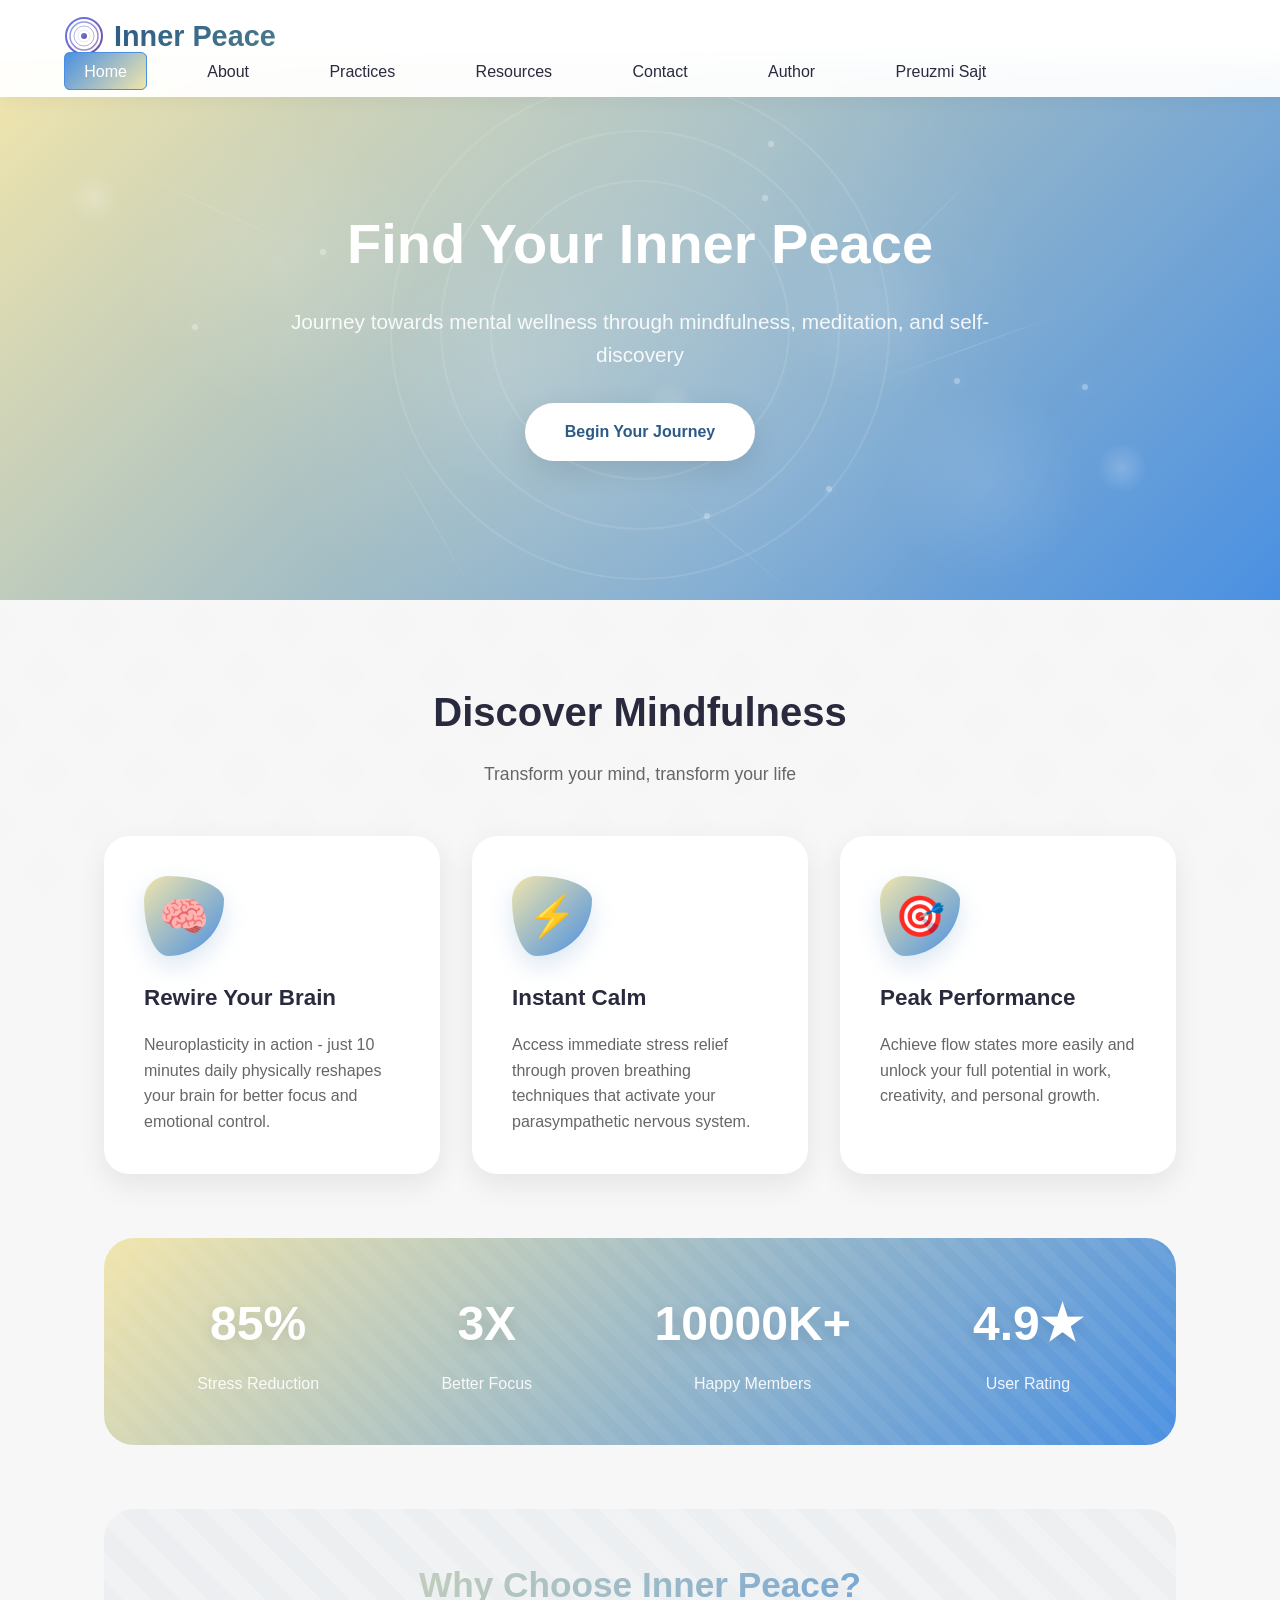
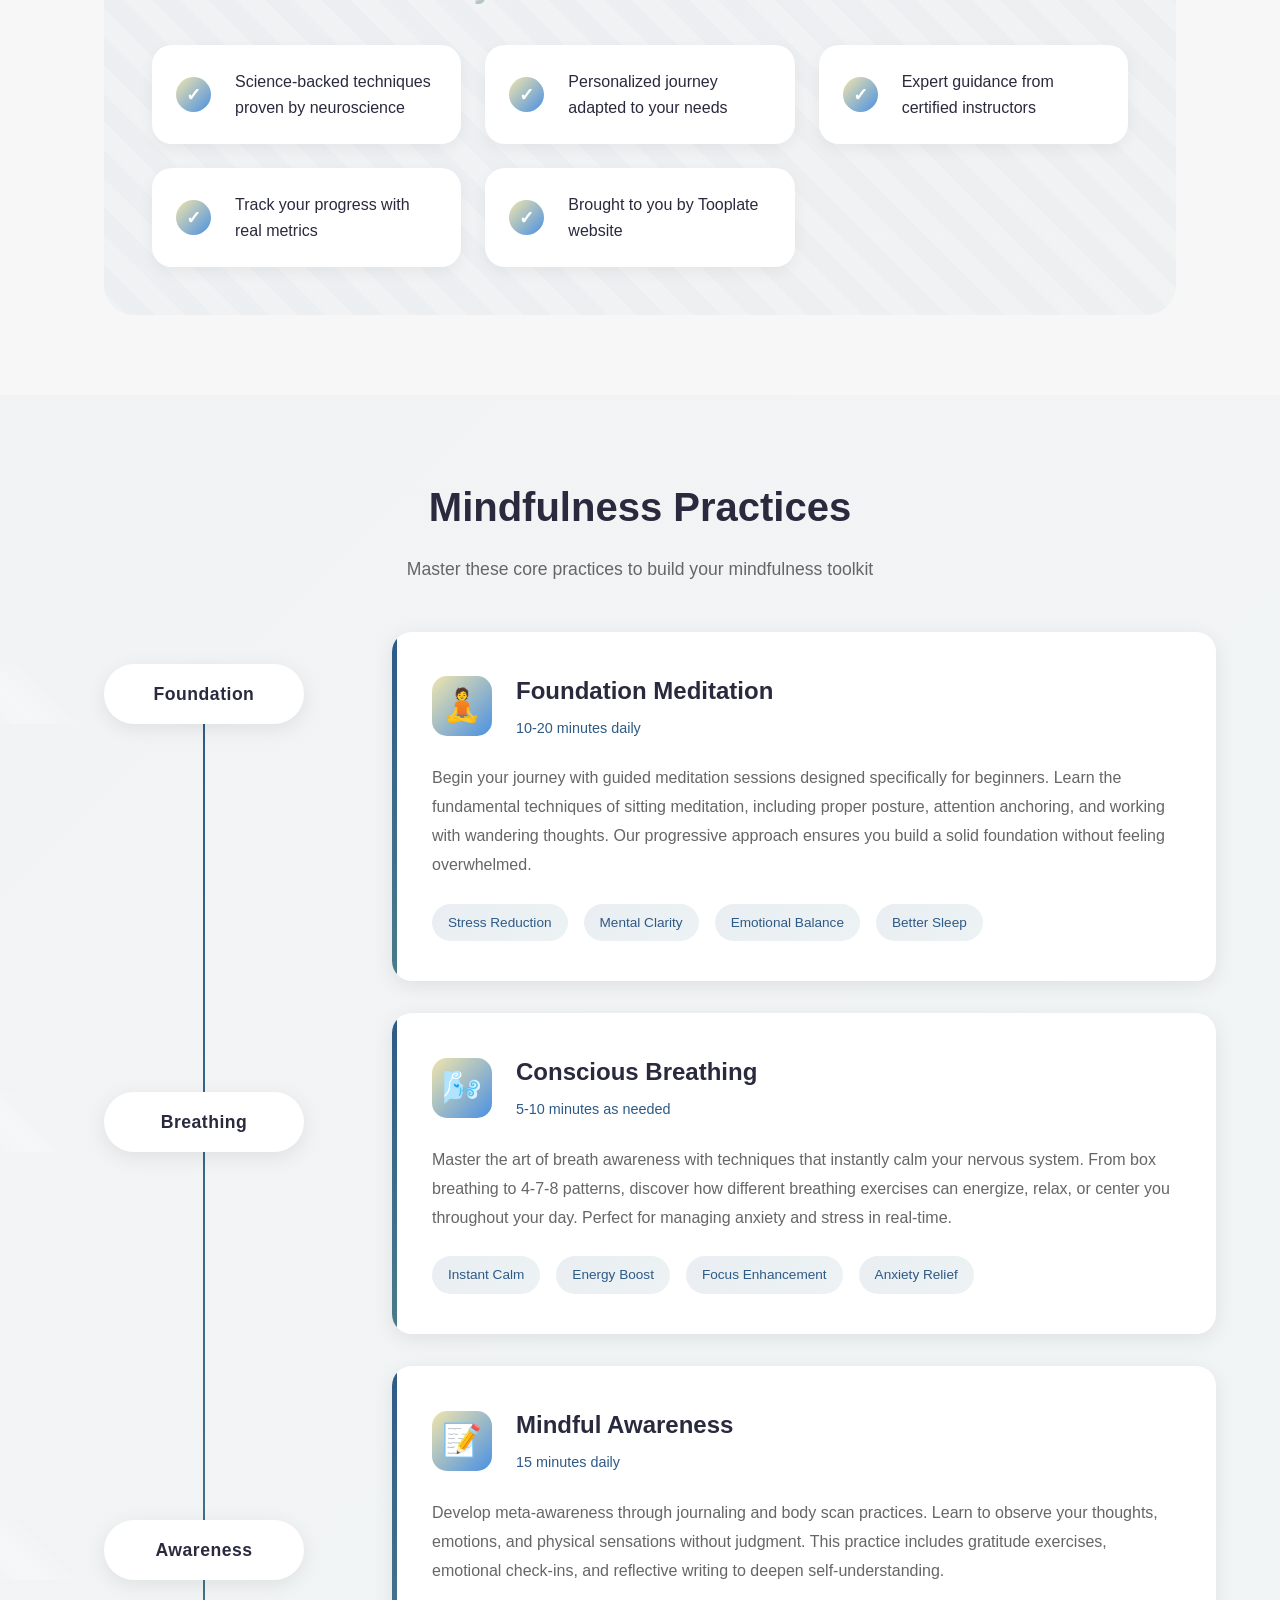
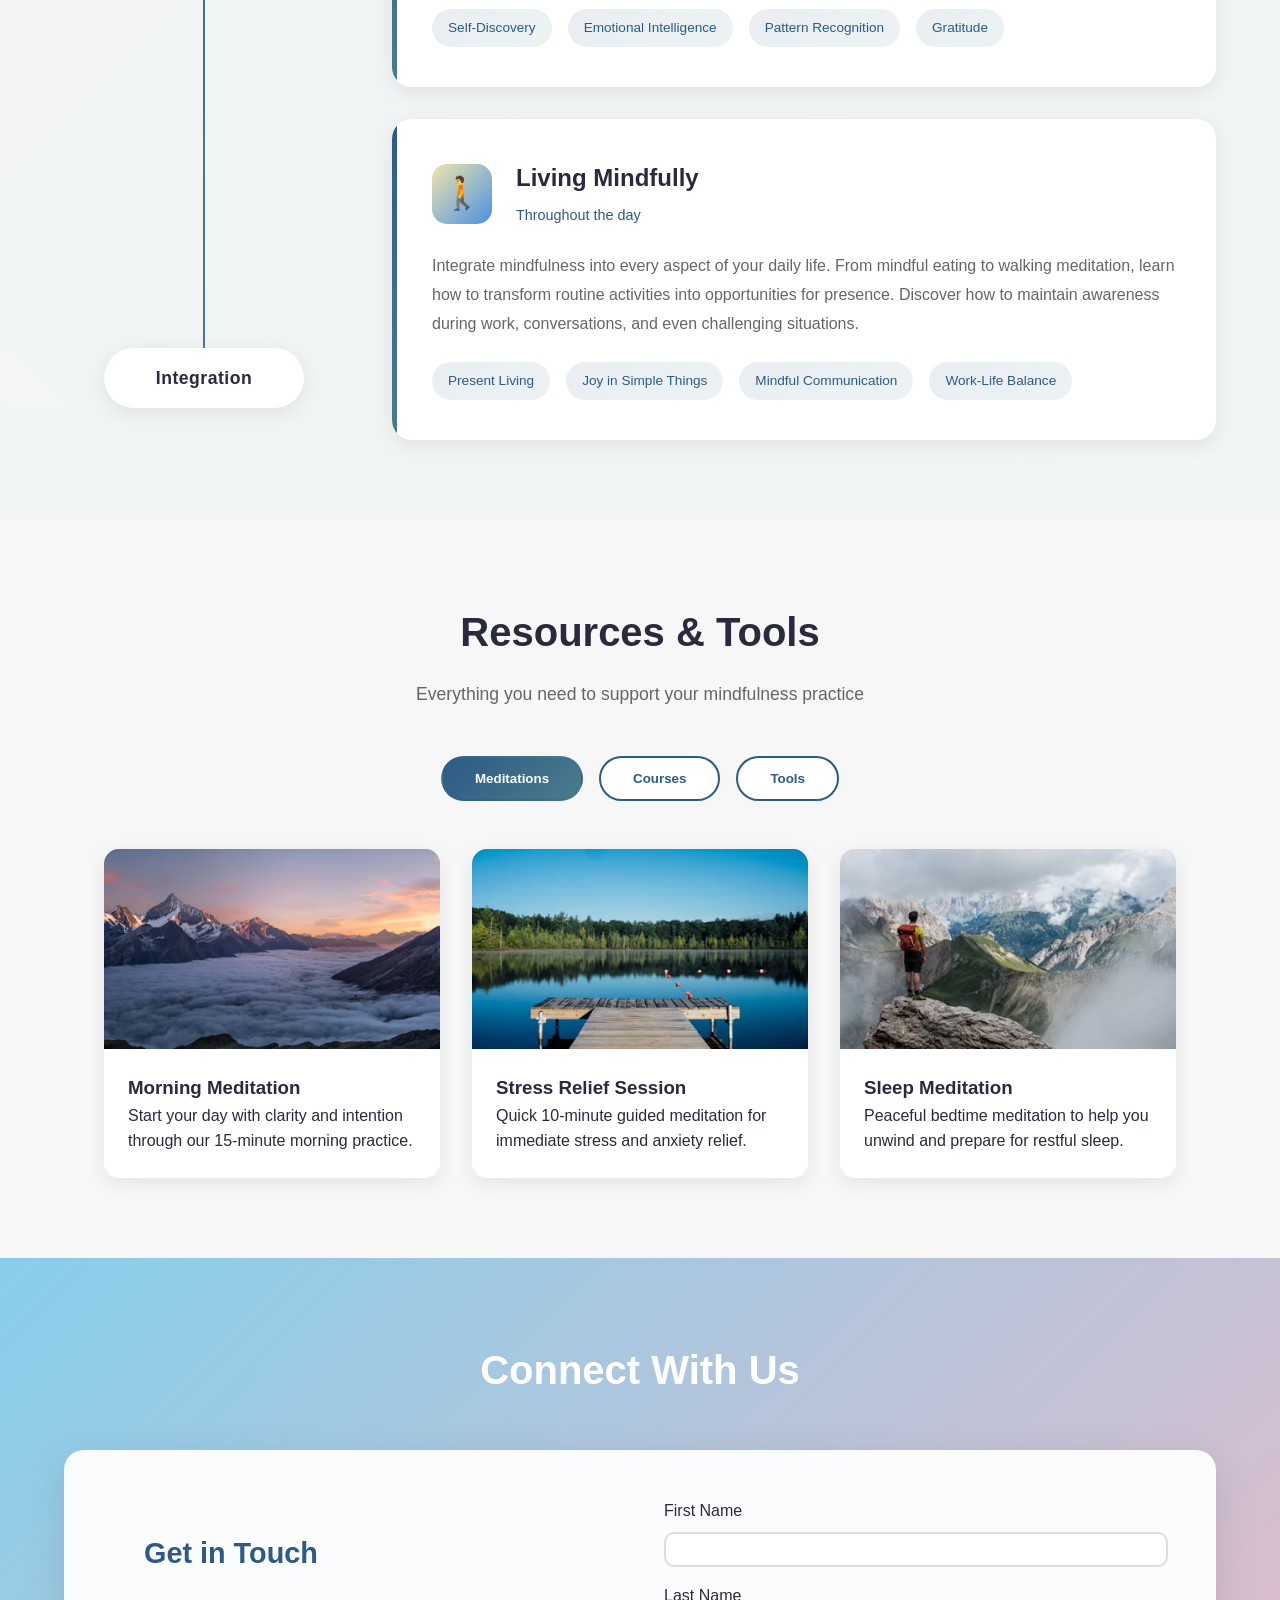
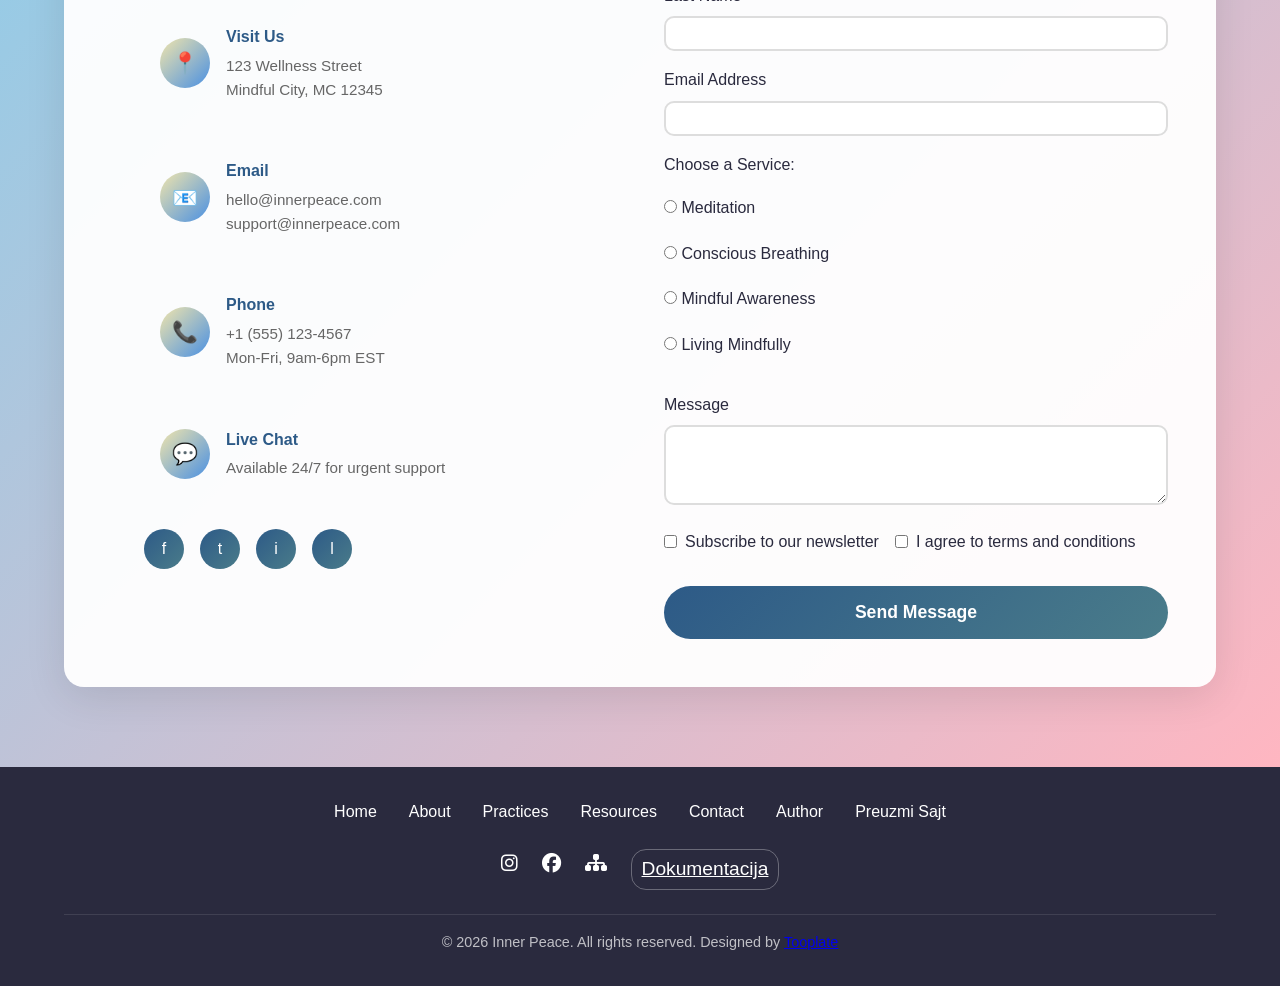
<file: index.html>
<!DOCTYPE html>
<html lang="en">

<head>
    <meta charset="UTF-8">
    <meta name="viewport" content="width=device-width, initial-scale=1.0">
    <meta name="description"
        content="Your guide to mindfulness, meditation, and mental wellness. Find your inner peace and transform your life.">
    <meta name="keywords" content="mindfulness, meditation, peace, wellness, mind ,stress ,breath">
    <meta name="author" content="Elena Milkovski">
    <link rel="icon" type="image/icon" href="./images/ikonica.png">
    <title>Inner Peace - Mindfulness & Mental Wellness</title>
    <link href="tooplate-inner-peace.css" rel="stylesheet">
    <link rel="stylesheet" href="https://cdnjs.cloudflare.com/ajax/libs/font-awesome/6.4.2/css/all.min.css">
</head>

<body>
    <div id="preloader">
        <div class="loader-content">
            <div class="zen-spinner"></div>
        </div>
    </div>
    <div class="geometric-bg"></div>
    <!-- Header -->
    <header>
        <nav>
            <a href="#hero" class="logo">
                <svg viewBox="0 0 40 40" xmlns="http://www.w3.org/2000/svg">
                    <defs>
                        <linearGradient id="logoGradient" x1="0%" y1="0%" x2="100%" y2="100%">
                            <stop offset="0%" style="stop-color:#667eea;stop-opacity:1" />
                            <stop offset="100%" style="stop-color:#764ba2;stop-opacity:1" />
                        </linearGradient>
                    </defs>
                    <circle cx="20" cy="20" r="18" fill="none" stroke="url(#logoGradient)" stroke-width="2" />
                    <circle cx="20" cy="20" r="14" fill="none" stroke="url(#logoGradient)" stroke-width="1.5"
                        opacity="0.7" />
                    <circle cx="20" cy="20" r="10" fill="none" stroke="url(#logoGradient)" stroke-width="1"
                        opacity="0.5" />
                    <circle cx="20" cy="20" r="6" fill="none" stroke="url(#logoGradient)" stroke-width="0.5"
                        opacity="0.3" />
                    <circle cx="20" cy="20" r="3" fill="url(#logoGradient)" />
                </svg>
                <span class="logo-text">Inner Peace</span>
            </a>

            <div class="menu-toggle" id="mobile-menu" onclick="toggleMenu()">
                <span></span>
                <span></span>
                <span></span>
            </div>

            <ul class="nav-links" id="glavni-meni"></ul>
        </nav>
    </header>

    <!-- Hero Section with Enhanced Background -->
    <section id="hero">
        <!-- Network Background -->
        <div class="network-bg" id="network-container">
        </div>

        <div class="peace-bg" id="peace-container">
        </div>

        <div class="floating-elements">
            <div class="zen-stone"></div>
            <div class="zen-stone"></div>
            <div class="zen-stone"></div>
        </div>
        <div class="mandala-bg">
            <div class="mandala-circle"></div>
            <div class="mandala-circle"></div>
            <div class="mandala-circle"></div>
        </div>
        <div class="hero-content">
            <h1>Find Your Inner Peace</h1>
            <p>Journey towards mental wellness through mindfulness, meditation, and self-discovery</p>
            <a href="#about" class="cta-button">Begin Your Journey</a>
        </div>
    </section>

    <!-- About Section - Complete Redesign -->
    <section id="about">
        <h2 class="section-title">Discover Mindfulness</h2>
        <p class="section-subtitle">
            Transform your mind, transform your life
        </p>

        <!-- Floating Cards Design -->
        <div class="about-floating-cards">
            <div class="floating-card sakriveno">
                <div class="card-icon">
                    <div class="icon-wrapper">🧠</div>
                </div>
                <h3>Rewire Your Brain</h3>
                <p>Neuroplasticity in action - just 10 minutes daily physically reshapes your brain for better focus and
                    emotional control.</p>
            </div>

            <div class="floating-card sakriveno">
                <div class="card-icon">
                    <div class="icon-wrapper">⚡</div>
                </div>
                <h3>Instant Calm</h3>
                <p>Access immediate stress relief through proven breathing techniques that activate your parasympathetic
                    nervous system.</p>
            </div>

            <div class="floating-card sakriveno">
                <div class="card-icon">
                    <div class="icon-wrapper">🎯</div>
                </div>
                <h3>Peak Performance</h3>
                <p>Achieve flow states more easily and unlock your full potential in work, creativity, and personal
                    growth.</p>
            </div>
        </div>

        <!-- Stats Banner -->

        <div class="stats-banner" id="facts">
        </div>
        <!-- Feature Showcase -->
        <div class="feature-showcase">
            <div class="showcase-content sakriveno">
                <h3>Why Choose Inner Peace?</h3>
                <ul class="feature-list" id="lista-prednosti">
                </ul>
            </div>
        </div>
    </section>

    <!-- Practices Section - Enhanced Timeline Design -->
    <section id="practices">
        <div class="practices-container">
            <h2 class="section-title">Mindfulness Practices</h2>
            <p class="section-subtitle">Master these core practices to build your mindfulness toolkit</p>

            <div class="practice-layout">
                <!-- Futuristic Left Timeline -->
                <div class="timeline-track">
                    <div class="timeline-progress"></div>
                    <div class="timeline-points">
                        <div class="timeline-point active">
                            <div class="futuristic-label">
                                <span class="label-text">Foundation</span>
                            </div>
                            <div class="timeline-indicator"></div>
                        </div>
                        <div class="timeline-point">
                            <div class="futuristic-label">
                                <span class="label-text">Breathing</span>
                            </div>
                            <div class="timeline-indicator"></div>
                        </div>
                        <div class="timeline-point">
                            <div class="futuristic-label">
                                <span class="label-text">Awareness</span>
                            </div>
                            <div class="timeline-indicator"></div>
                        </div>
                        <div class="timeline-point">
                            <div class="futuristic-label">
                                <span class="label-text">Integration</span>
                            </div>
                            <div class="timeline-indicator"></div>
                        </div>
                    </div>
                </div>

                <!-- Right Content Area -->
                <div class="practice-content-area">
                    <div class="practice-card-new sakriveno">
                        <div class="practice-header">
                            <div class="practice-icon-new">🧘</div>
                            <div class="practice-info">
                                <h3>Foundation Meditation</h3>
                                <span class="practice-duration">10-20 minutes daily</span>
                            </div>
                        </div>
                        <p class="practice-description">
                            Begin your journey with guided meditation sessions designed specifically for beginners.
                            Learn the fundamental techniques of sitting meditation, including proper posture, attention
                            anchoring, and working with wandering thoughts. Our progressive approach ensures you build a
                            solid foundation without feeling overwhelmed.
                        </p>
                        <div class="practice-benefits">
                            <a href="#" class="benefit-tag">Stress Reduction</a>
                            <a href="#" class="benefit-tag">Mental Clarity</a>
                            <a href="#" class="benefit-tag">Emotional Balance</a>
                            <a href="#" class="benefit-tag">Better Sleep</a>
                        </div>
                    </div>

                    <div class="practice-card-new sakriveno">
                        <div class="practice-header">
                            <div class="practice-icon-new">🌬️</div>
                            <div class="practice-info">
                                <h3>Conscious Breathing</h3>
                                <span class="practice-duration">5-10 minutes as needed</span>
                            </div>
                        </div>
                        <p class="practice-description">
                            Master the art of breath awareness with techniques that instantly calm your nervous system.
                            From box breathing to 4-7-8 patterns, discover how different breathing exercises can
                            energize, relax, or center you throughout your day. Perfect for managing anxiety and stress
                            in real-time.
                        </p>
                        <div class="practice-benefits">
                            <a href="#" class="benefit-tag">Instant Calm</a>
                            <a href="#" class="benefit-tag">Energy Boost</a>
                            <a href="#" class="benefit-tag">Focus Enhancement</a>
                            <a href="#" class="benefit-tag">Anxiety Relief</a>
                        </div>
                    </div>

                    <div class="practice-card-new sakriveno">
                        <div class="practice-header">
                            <div class="practice-icon-new">📝</div>
                            <div class="practice-info">
                                <h3>Mindful Awareness</h3>
                                <span class="practice-duration">15 minutes daily</span>
                            </div>
                        </div>
                        <p class="practice-description">
                            Develop meta-awareness through journaling and body scan practices. Learn to observe your
                            thoughts, emotions, and physical sensations without judgment. This practice includes
                            gratitude exercises, emotional check-ins, and reflective writing to deepen
                            self-understanding.
                        </p>
                        <div class="practice-benefits">
                            <a href="#" class="benefit-tag">Self-Discovery</a>
                            <a href="#" class="benefit-tag">Emotional Intelligence</a>
                            <a href="#" class="benefit-tag">Pattern Recognition</a>
                            <a href="#" class="benefit-tag">Gratitude</a>
                        </div>
                    </div>

                    <div class="practice-card-new sakriveno">
                        <div class="practice-header">
                            <div class="practice-icon-new">🚶</div>
                            <div class="practice-info">
                                <h3>Living Mindfully</h3>
                                <span class="practice-duration">Throughout the day</span>
                            </div>
                        </div>
                        <p class="practice-description">
                            Integrate mindfulness into every aspect of your daily life. From mindful eating to walking
                            meditation, learn how to transform routine activities into opportunities for presence.
                            Discover how to maintain awareness during work, conversations, and even challenging
                            situations.
                        </p>
                        <div class="practice-benefits">
                            <a href="#" class="benefit-tag">Present Living</a>
                            <a href="#" class="benefit-tag">Joy in Simple Things</a>
                            <a href="#" class="benefit-tag">Mindful Communication</a>
                            <a href="#" class="benefit-tag">Work-Life Balance</a>
                        </div>
                    </div>
                </div>
            </div>
        </div>
    </section>

    <!-- Resources Section - Tab Structure -->
    <section id="resources">
        <h2 class="section-title">Resources & Tools</h2>
        <p class="section-subtitle">Everything you need to support your mindfulness practice</p>

        <div class="resource-tabs sakriveno">
            <button class="tab-btn active" onclick="showTab('meditations')">Meditations</button>
            <button class="tab-btn" onclick="showTab('courses')">Courses</button>
            <button class="tab-btn" onclick="showTab('tools')">Tools</button>
        </div>

        <div id="meditations" class="tab-content active sakriveno">
            <div class="resource-list">
                <div class="resource-card">
                    <div class="resource-image">
                        <div class="resource-thumbnail morning-meditation"></div>
                    </div>
                    <div class="resource-body">
                        <h3>Morning Meditation</h3>
                        <p>Start your day with clarity and intention through our 15-minute morning practice.</p>
                    </div>
                </div>
                <div class="resource-card">
                    <div class="resource-image">
                        <div class="resource-thumbnail stress-relief"></div>
                    </div>
                    <div class="resource-body">
                        <h3>Stress Relief Session</h3>
                        <p>Quick 10-minute guided meditation for immediate stress and anxiety relief.</p>
                    </div>
                </div>
                <div class="resource-card">
                    <div class="resource-image">
                        <div class="resource-thumbnail sleep-meditation"></div>
                    </div>
                    <div class="resource-body">
                        <h3>Sleep Meditation</h3>
                        <p>Peaceful bedtime meditation to help you unwind and prepare for restful sleep.</p>
                    </div>
                </div>
            </div>
        </div>

        <div id="courses" class="tab-content sakriveno">
            <div class="resource-list">
                <div class="resource-card">
                    <div class="resource-image">
                        <div class="resource-thumbnail mbsr-course"></div>
                    </div>
                    <div class="resource-body">
                        <h3>8-Week MBSR Program</h3>
                        <p>Comprehensive Mindfulness-Based Stress Reduction course with certified instructors.</p>
                    </div>
                </div>
                <div class="resource-card">
                    <div class="resource-image">
                        <div class="resource-thumbnail leadership-course"></div>
                    </div>
                    <div class="resource-body">
                        <h3>Mindful Leadership</h3>
                        <p>Develop presence and emotional intelligence for effective leadership.</p>
                    </div>
                </div>
                <div class="resource-card">
                    <div class="resource-image">
                        <div class="resource-thumbnail beginner-course"></div>
                    </div>
                    <div class="resource-body">
                        <h3>Beginner's Journey</h3>
                        <p>30-day introduction to mindfulness with daily lessons and practices.</p>
                    </div>
                </div>
            </div>
        </div>

        <div id="tools" class="tab-content sakriveno">
            <div class="resource-list">
                <div class="resource-card">
                    <div class="resource-image">
                        <div class="resource-thumbnail timer-tool"></div>
                    </div>
                    <div class="resource-body">
                        <h3>Meditation Timer</h3>
                        <p>Customizable timer with ambient sounds and interval bells for your practice.</p>
                    </div>
                </div>
                <div class="resource-card">
                    <div class="resource-image">
                        <div class="resource-thumbnail mood-tracker"></div>
                    </div>
                    <div class="resource-body">
                        <h3>Mood Tracker</h3>
                        <p>Monitor your emotional patterns and see how mindfulness impacts your well-being.</p>
                    </div>
                </div>
                <div class="resource-card">
                    <div class="resource-image">
                        <div class="resource-thumbnail breathing-tool"></div>
                    </div>
                    <div class="resource-body">
                        <h3>Breathing Exercises</h3>
                        <p>Interactive breathing patterns for different situations and energy levels.</p>
                    </div>
                </div>
            </div>
        </div>
    </section>

    <!-- Contact Section - Two Columns -->
    <section id="contact">
        <div class="contact-container sakriveno">
            <h2 class="section-title">Connect With Us</h2>

            <div class="contact-wrapper">
                <div class="contact-info">
                    <h3>Get in Touch</h3>

                    <div class="info-item">
                        <div class="info-icon">📍</div>
                        <div class="info-text">
                            <h4>Visit Us</h4>
                            <p>123 Wellness Street<br>Mindful City, MC 12345</p>
                        </div>
                    </div>

                    <div class="info-item">
                        <div class="info-icon">📧</div>
                        <div class="info-text">
                            <h4>Email</h4>
                            <p>hello@innerpeace.com<br>support@innerpeace.com</p>
                        </div>
                    </div>

                    <div class="info-item">
                        <div class="info-icon">📞</div>
                        <div class="info-text">
                            <h4>Phone</h4>
                            <p>+1 (555) 123-4567<br>Mon-Fri, 9am-6pm EST</p>
                        </div>
                    </div>

                    <div class="info-item">
                        <div class="info-icon">💬</div>
                        <div class="info-text">
                            <h4>Live Chat</h4>
                            <p>Available 24/7 for urgent support</p>
                        </div>
                    </div>

                    <div class="social-links">
                        <a href="#" class="social-link">f</a>
                        <a href="#" class="social-link">t</a>
                        <a href="#" class="social-link">i</a>
                        <a href="#" class="social-link">l</a>
                    </div>
                </div>
                <form id="contactForm">
                    <div class="form-group">
                        <label for="name">First Name</label>
                        <input type="text" id="name" name="name">
                        <span id="name-error" class="error-msg" style="color:red; display:none;">*Invalid first
                            name</span>
                    </div>

                    <div class="form-group">
                        <label for="lastName">Last Name</label>
                        <input type="text" id="lastName" name="lastName">
                        <span id="lastName-error" class="error-msg" style="color:red; display:none;">*Invalid last
                            name</span>
                    </div>

                    <div class="form-group">
                        <label for="email">Email Address</label>
                        <input type="email" id="email" name="email">
                        <span id="email-error" class="error-msg" style="color:red; display:none;">*Invalid email</span>
                    </div>

                    <div class="form-group">
                        <label>Choose a Service:</label>
                        <div class="radio-options">
                            <label class="radio-item">
                                <input type="radio" name="reason" value="meditation"> Meditation
                            </label>
                            <label class="radio-item">
                                <input type="radio" name="reason" value="breathing"> Conscious Breathing
                            </label>
                            <label class="radio-item">
                                <input type="radio" name="reason" value="mindful"> Mindful Awareness
                            </label>
                            <label class="radio-item">
                                <input type="radio" name="reason" value="living"> Living Mindfully
                            </label>
                        </div>
                        <span id="radio-error" class="error-msg" style="color:red; display:none;">*Please select a
                            service</span>
                    </div>

                    <div class="form-group">
                        <label for="message">Message</label>
                        <textarea id="message" name="message" rows="4" required></textarea>
                        <span id="message-error" style="display:none; color:red;">
                            *Invalid message.
                        </span>

                    </div>

                    <div class="form-group checkbox-group">


                        <input type="checkbox" id="newsletter" name="newsletter">
                        <label for="newsletter">Subscribe to our newsletter</label>
                        <br><input type="checkbox" id="terms" name="terms">
                        <label for="terms">I agree to terms and conditions</label>
                        <br>
                        <span id="terms-error" class="error-msg" style="color:red; display:none;"><br>*You must agree to
                            terms</span>
                    </div>

                    <div id="form-success" style="color:green; display:none; margin-top:10px; font-weight:bold;">Form
                        submitted successfully!</div>
                    <button type="submit" class="submit-btn">Send Message</button>
                </form>
    </section>



    <!-- Footer -->
    <footer>
        <div class="footer-content">
            <div class="footer-links"></div>

            <div class="footer-social">
                <a href="#"><i class="fa-brands fa-instagram"></i></a>
                <a href="#"><i class="fa-brands fa-facebook"></i></a>
                <a href="sitemap.xml"><i class="fa-solid fa-sitemap"></i></a>
                <a href="dokumentacija.pdf" target="_blank" class="doc-link">Dokumentacija</a>
            </div>

            <div class="copyright">
                <p>&copy; <span id="godina"></span> Inner Peace. All rights reserved.
                    Designed by <a href="https://www.tooplate.com" target="_blank">Tooplate</a></p>
            </div>
        </div>
    </footer>
    <button id="backToTop" onclick="skociNaVrh()" aria-label="Nazad na vrh">
        <i class="fa-solid fa-angle-up"></i>
    </button>

    <script src="js.js"></script>
</body>


</html>
</file>
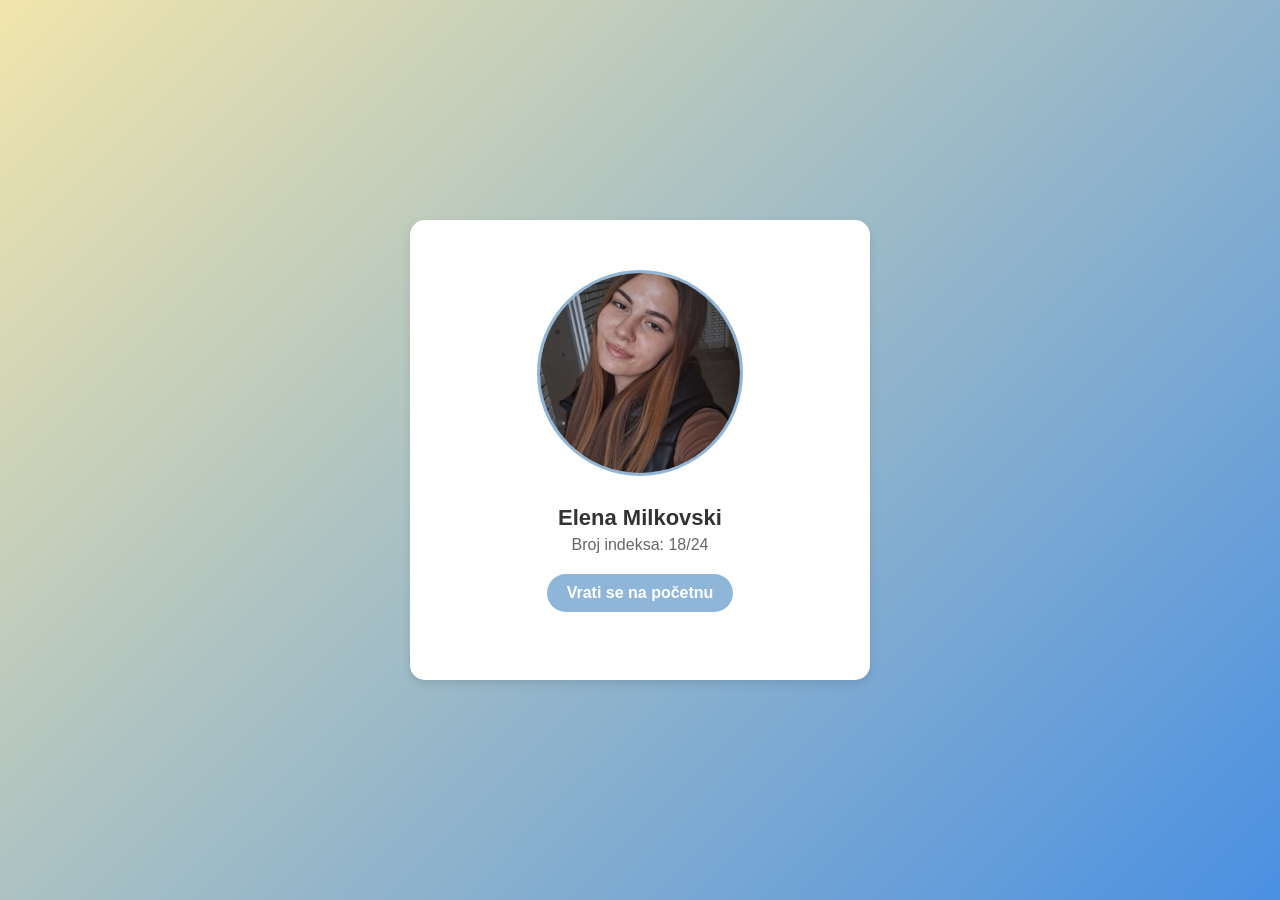
<file: autor.html>
<!DOCTYPE html>
<html lang="sr">
<head>
    <meta charset="UTF-8">
    <meta name="viewport" content="width=device-width, initial-scale=1.0">
    <title>O Autoru | Inner Peace</title>
    <link rel="icon" type="image/png" href="images/peace.png">
    <link rel="stylesheet" href="style.css">
</head>
<body>

    <div class="kartica">
        <img src="images/slikaelena.jpg" alt="Slika autora">
        
        <h2>Elena Milkovski</h2>
        <p>Broj indeksa: 18/24</p>
        
        <a href="index.html" class="dugme">Vrati se na početnu</a>
    </div>

</body>
</html>
</file>
<file: tooplate-inner-peace.css>
/*

Tooplate 2143 Inner Peace

https://www.tooplate.com/view/2143-inner-peace

Free HTML CSS Template

*/


@charset "utf-8";
/* CSS Document */

* {
	margin: 0;
	padding: 0;
	box-sizing: border-box;
}

:root {
	--primary: #2D5A87;
	--secondary: #4A7C8A;
	--accent: #6B9B7A;
	--light: #F7F7F7;
	--dark: #2A2A3E;
	--gradient-1: linear-gradient(135deg, #2D5A87 0%, #4A7C8A 100%);
	--gradient-2: linear-gradient(135deg, rgb(241, 229, 172) 0%, #4a90e2 100%);
}

body {
	font-family: 'Segoe UI', Tahoma, Geneva, Verdana, sans-serif;
	line-height: 1.6;
	color: var(--dark);
	background: var(--light);
	overflow-x: hidden;
}

/* Geometric Background Pattern */
.geometric-bg {
	position: fixed;
	top: 0;
	left: 0;
	width: 100%;
	height: 100%;
	z-index: -1;
	opacity: 0.03;
	background-image:
		repeating-linear-gradient(45deg, transparent, transparent 35px, rgba(107, 91, 149, 0.1) 35px, rgba(107, 91, 149, 0.1) 70px),
		repeating-linear-gradient(-45deg, transparent, transparent 35px, rgba(136, 176, 211, 0.1) 35px, rgba(136, 176, 211, 0.1) 70px);
}

/* Header */
header {
	background: rgba(255, 255, 255, 0.95);
	backdrop-filter: blur(10px);
	box-shadow: 0 2px 20px rgba(0, 0, 0, 0.05);
	position: fixed;
	width: 100%;
	top: 0;
	z-index: 1000;
	transition: all 0.3s ease;
}

nav {
	display: flex;
	justify-content: space-between;
	align-items: center;
	padding: 0.8rem 5%;
	max-width: 1400px;
	margin: 0 auto;
	flex-wrap: wrap;
}

@media (max-width: 1000px) and (min-width: 769px) {
	nav {
		flex-direction: column;
		gap: 1rem;
		padding: 1rem 5%;
	}

	.nav-links {
		width: 100%;
		justify-content: center;
	}

}

/* Logo SVG */
.logo {
	display: flex;
	align-items: center;
	gap: 10px;
	text-decoration: none;
	transition: transform 0.3s ease;
}

.logo:hover {
	transform: scale(1.05);
}

.logo svg {
	width: 40px;
	height: 40px;
}

.logo-text {
	font-size: 1.8rem;
	font-weight: bold;
	background: var(--gradient-1);
	-webkit-background-clip: text;
	-webkit-text-fill-color: transparent;
	background-clip: text;
}

.nav-links {
	display: flex;
	list-style: none;
	gap: 2.5rem;
}

.nav-links a {
	text-decoration: none;
	color: var(--dark);
	font-weight: 500;
	font-size: 1rem;
	transition: all 0.3s ease;
	position: relative;
	padding: 0.6rem 1.2rem;
	border-radius: 6px;
	border: 1px solid transparent;
}

.nav-links a:hover {
	color: var(--primary);
	background: rgba(45, 90, 135, 0.05);
	border-color: rgba(45, 90, 135, 0.2);
}

.nav-links a.active {
	color: white;
	background: linear-gradient(135deg, #4a90e2 0%, #F1E5AC 100%);
	border-color: #4a90e2;
}

.menu-toggle {
	display: none;
	flex-direction: column;
	cursor: pointer;
	gap: 4px;
}

.menu-toggle span {
	width: 25px;
	height: 3px;
	background: var(--dark);
	transition: all 0.3s ease;
	border-radius: 3px;
}

.menu-toggle.active span:nth-child(1) {
	transform: rotate(45deg) translate(5px, 5px);
}

.menu-toggle.active span:nth-child(2) {
	opacity: 0;
}

.menu-toggle.active span:nth-child(3) {
	transform: rotate(-45deg) translate(7px, -6px);
}

/* Hero Section with Enhanced Animated Background */
#hero {
	min-height: 60vh;
	display: flex;
	align-items: center;
	justify-content: center;
	background: var(--gradient-2);
	position: relative;
	margin-top: 60px;
	overflow: hidden;
}

/* Central Light Core */
#hero::before {
	content: '';
	position: absolute;
	top: 50%;
	left: 50%;
	width: 800px;
	height: 800px;
	background: radial-gradient(circle, rgba(255, 255, 255, 0.15) 0%, transparent 70%);
	transform: translate(-50%, -50%);
	z-index: 0;
}

/* Connecting Lines and Dots Background */
.network-bg {
	position: absolute;
	width: 100%;
	height: 100%;
	top: 0;
	left: 0;
	opacity: 0.3;
}

.network-line {
	position: absolute;
	background: linear-gradient(90deg, transparent, rgba(255, 255, 255, 0.5), transparent);
	height: 1px;
	transform-origin: left center;
}

.network-line:nth-child(1) {
	width: 200px;
	top: 20%;
	left: 10%;
	transform: rotate(25deg);
	animation: pulseLine 4s ease-in-out infinite;
}

.network-line:nth-child(2) {
	width: 150px;
	top: 40%;
	right: 20%;
	transform: rotate(-45deg);
	animation: pulseLine 4s ease-in-out infinite 1s;
}

.network-line:nth-child(3) {
	width: 180px;
	bottom: 30%;
	left: 30%;
	transform: rotate(60deg);
	animation: pulseLine 4s ease-in-out infinite 2s;
}

.network-line:nth-child(4) {
	width: 220px;
	top: 60%;
	right: 15%;
	transform: rotate(-20deg);
	animation: pulseLine 4s ease-in-out infinite 3s;
}

.network-line:nth-child(5) {
	width: 160px;
	bottom: 20%;
	right: 35%;
	transform: rotate(40deg);
	animation: pulseLine 4s ease-in-out infinite 1.5s;
}

@keyframes pulseLine {

	0%,
	100% {
		opacity: 0.1;
		transform: scaleX(0.8) rotate(var(--rotation));
	}

	50% {
		opacity: 0.5;
		transform: scaleX(1) rotate(var(--rotation));
	}
}

.network-dot {
	position: absolute;
	width: 6px;
	height: 6px;
	background: white;
	border-radius: 50%;
	box-shadow: 0 0 10px rgba(255, 255, 255, 0.5);
}

.network-dot:nth-child(6) {
	top: 20%;
	left: 10%;
	animation: dotPulse 3s ease-in-out infinite;
}

.network-dot:nth-child(7) {
	top: 40%;
	right: 20%;
	animation: dotPulse 3s ease-in-out infinite 0.5s;
}

.network-dot:nth-child(8) {
	bottom: 30%;
	left: 30%;
	animation: dotPulse 3s ease-in-out infinite 1s;
}

.network-dot:nth-child(9) {
	top: 60%;
	right: 15%;
	animation: dotPulse 3s ease-in-out infinite 1.5s;
}

.network-dot:nth-child(10) {
	bottom: 20%;
	right: 35%;
	animation: dotPulse 3s ease-in-out infinite 2s;
}

.network-dot:nth-child(11) {
	top: 35%;
	left: 25%;
	animation: dotPulse 3s ease-in-out infinite 2.5s;
}

.network-dot:nth-child(12) {
	bottom: 40%;
	right: 25%;
	animation: dotPulse 3s ease-in-out infinite 0.8s;
}

.network-dot:nth-child(13) {
	top: 15%;
	left: 60%;
	animation: dotPulse 3s ease-in-out infinite 1.2s;
}

.network-dot:nth-child(14) {
	bottom: 50%;
	left: 15%;
	animation: dotPulse 3s ease-in-out infinite 2.8s;
}

.network-dot:nth-child(15) {
	top: 70%;
	left: 45%;
	animation: dotPulse 3s ease-in-out infinite 0.3s;
}

.network-dot:nth-child(16) {
	top: 25%;
	right: 40%;
	animation: dotPulse 3s ease-in-out infinite 1.8s;
}

.network-dot:nth-child(17) {
	bottom: 15%;
	left: 55%;
	animation: dotPulse 3s ease-in-out infinite 2.3s;
}

@keyframes dotPulse {

	0%,
	100% {
		transform: scale(1);
		opacity: 0.4;
	}

	50% {
		transform: scale(1.5);
		opacity: 1;
	}
}

/* Inner Peace Animated Background */
.peace-bg {
	position: absolute;
	width: 100%;
	height: 100%;
	top: 0;
	left: 0;
}

.breathing-circle {
	position: absolute;
	border-radius: 50%;
	background: radial-gradient(circle, rgba(255, 255, 255, 0.1) 0%, transparent 70%);
	animation: breathe 8s ease-in-out infinite;
}

.breathing-circle:nth-child(1) {
	width: 300px;
	height: 300px;
	top: 10%;
	left: 10%;
	animation-delay: 0s;
}

.breathing-circle:nth-child(2) {
	width: 200px;
	height: 200px;
	top: 60%;
	right: 15%;
	animation-delay: 2s;
}

.breathing-circle:nth-child(3) {
	width: 250px;
	height: 250px;
	bottom: 20%;
	left: 30%;
	animation-delay: 4s;
}

.breathing-circle:nth-child(4) {
	width: 180px;
	height: 180px;
	top: 30%;
	right: 25%;
	animation-delay: 6s;
}

@keyframes breathe {

	0%,
	100% {
		transform: scale(1) translate(0, 0);
		opacity: 0.3;
	}

	25% {
		transform: scale(1.2) translate(-10px, -10px);
		opacity: 0.5;
	}

	50% {
		transform: scale(1.4) translate(10px, -20px);
		opacity: 0.3;
	}

	75% {
		transform: scale(1.1) translate(-5px, 10px);
		opacity: 0.4;
	}
}

.floating-elements {
	position: absolute;
	width: 100%;
	height: 100%;
}

.zen-stone {
	position: absolute;
	width: 60px;
	height: 60px;
	background: radial-gradient(circle, rgba(255, 255, 255, 0.2) 0%, transparent 60%);
	border-radius: 50%;
	animation: float 15s ease-in-out infinite;
}

.zen-stone:nth-child(1) {
	top: 20%;
	left: 5%;
	animation-delay: 0s;
}

.zen-stone:nth-child(2) {
	top: 70%;
	right: 10%;
	animation-delay: 5s;
}

.zen-stone:nth-child(3) {
	bottom: 30%;
	left: 50%;
	animation-delay: 10s;
}

@keyframes float {

	0%,
	100% {
		transform: translateY(0) translateX(0) rotate(0deg);
	}

	33% {
		transform: translateY(-30px) translateX(20px) rotate(120deg);
	}

	66% {
		transform: translateY(20px) translateX(-20px) rotate(240deg);
	}
}

.mandala-bg {
	position: absolute;
	width: 500px;
	height: 500px;
	top: 50%;
	left: 50%;
	transform: translate(-50%, -50%);
	opacity: 0.1;
}

.mandala-circle {
	position: absolute;
	border: 2px solid white;
	border-radius: 50%;
	animation: rotate 60s linear infinite;
}

.mandala-circle:nth-child(1) {
	width: 100%;
	height: 100%;
	animation-duration: 60s;
}

.mandala-circle:nth-child(2) {
	width: 80%;
	height: 80%;
	top: 10%;
	left: 10%;
	animation-duration: 50s;
	animation-direction: reverse;
}

.mandala-circle:nth-child(3) {
	width: 60%;
	height: 60%;
	top: 20%;
	left: 20%;
	animation-duration: 40s;
}

@keyframes rotate {
	from {
		transform: rotate(0deg);
	}

	to {
		transform: rotate(360deg);
	}
}

.hero-content {
	text-align: center;
	z-index: 1;
	padding: 2rem;
	max-width: 800px;
	position: relative;
}

.hero-content h1 {
	font-size: 3.5rem;
	color: white;
	margin-bottom: 1rem;
	animation: fadeInUp 1s ease;
	text-align: center;
}

.hero-content p {
	font-size: 1.3rem;
	color: rgba(255, 255, 255, 0.9);
	margin-bottom: 2rem;
	animation: fadeInUp 1s ease 0.2s;
	animation-fill-mode: both;
}

.hero-content p {
	font-size: 1.3rem;
	color: rgba(255, 255, 255, 0.9);
	margin-bottom: 2rem;
	animation: fadeInUp 1s ease 0.2s;
	animation-fill-mode: both;
}

.cta-button {
	display: inline-block;
	padding: 1rem 2.5rem;
	background: white;
	color: var(--primary);
	text-decoration: none;
	border-radius: 50px;
	font-weight: 600;
	transition: all 0.3s ease;
	animation: fadeInUp 1s ease 0.4s;
	animation-fill-mode: both;
	box-shadow: 0 10px 30px rgba(0, 0, 0, 0.1);
}

.cta-button:hover {
	transform: translateY(-3px);
	box-shadow: 0 15px 40px rgba(0, 0, 0, 0.15);
}

@keyframes fadeInUp {
	from {
		opacity: 0;
		transform: translateY(30px);
	}

	to {
		opacity: 1;
		transform: translateY(0);
	}
}

/* About Section - Complete Redesign */
#about {
	padding: 5rem 5%;
	max-width: 1200px;
	margin: 0 auto;
}

.section-title {
	text-align: center;
	font-size: 2.5rem;
	margin-bottom: 1rem;
	position: relative;
	color: var(--dark);
}

.section-subtitle {
	text-align: center;
	max-width: 800px;
	margin: 0 auto 3rem;
	color: #666;
	font-size: 1.1rem;
}

/* Floating Cards Design */
.about-floating-cards {
	display: grid;
	grid-template-columns: repeat(auto-fit, minmax(280px, 1fr));
	gap: 2rem;
	margin-bottom: 4rem;
}

.floating-card {
	background: white;
	border-radius: 25px;
	padding: 2.5rem;
	position: relative;
	overflow: hidden;
	box-shadow: 0 10px 30px rgba(0, 0, 0, 0.08);
	transition: all 0.4s cubic-bezier(0.175, 0.885, 0.32, 1.275);
}

.floating-card::before {
	content: '';
	position: absolute;
	top: -50%;
	right: -50%;
	width: 200%;
	height: 200%;
	background: radial-gradient(circle, var(--accent) 0%, transparent 70%);
	opacity: 0;
	transition: opacity 0.4s ease;
}

.floating-card:hover {
	transform: translateY(-10px) rotate(1deg);
	box-shadow: 0 20px 40px rgba(0, 0, 0, 0.12);
}

.floating-card:hover::before {
	opacity: 0.05;
}

.card-icon {
	width: 80px;
	height: 80px;
	margin-bottom: 1.5rem;
	position: relative;
}

.icon-wrapper {
	width: 100%;
	height: 100%;
	background: var(--gradient-2);
	border-radius: 30% 70% 70% 30% / 30% 30% 70% 70%;
	display: flex;
	align-items: center;
	justify-content: center;
	font-size: 2.5rem;
	animation: morphShape 8s ease-in-out infinite;
	box-shadow: 0 10px 25px rgba(136, 176, 211, 0.3);
}

@keyframes morphShape {

	0%,
	100% {
		border-radius: 30% 70% 70% 30% / 30% 30% 70% 70%;
		transform: rotate(0deg);
	}

	25% {
		border-radius: 70% 30% 30% 70% / 70% 70% 30% 30%;
		transform: rotate(90deg);
	}

	50% {
		border-radius: 30% 70% 70% 30% / 70% 30% 30% 70%;
		transform: rotate(180deg);
	}

	75% {
		border-radius: 70% 30% 30% 70% / 30% 70% 70% 30%;
		transform: rotate(270deg);
	}
}

.floating-card h3 {
	font-size: 1.4rem;
	margin-bottom: 1rem;
	color: var(--dark);
}

.floating-card p {
	color: #666;
	line-height: 1.6;
}

/* Stats Banner */
.stats-banner {
	background: linear-gradient(135deg, #F1E5AC 0%, #4a90e2 100%);
	border-radius: 30px;
	padding: 3rem;
	display: flex;
	justify-content: space-around;
	align-items: center;
	flex-wrap: wrap;
	gap: 2rem;
	margin-bottom: 4rem;
	position: relative;
	overflow: hidden;
}

.stats-banner::before {
	content: '';
	position: absolute;
	top: -50%;
	left: -50%;
	width: 200%;
	height: 200%;
	background: repeating-linear-gradient(45deg,
			transparent,
			transparent 10px,
			rgba(255, 255, 255, 0.05) 10px,
			rgba(255, 255, 255, 0.05) 20px);
	animation: slidePattern 20s linear infinite;
}

@keyframes slidePattern {
	0% {
		transform: translate(0, 0);
	}

	100% {
		transform: translate(50px, 50px);
	}
}

.stat-block {
	text-align: center;
	position: relative;
	z-index: 1;
}

.stat-value {
	font-size: 3rem;
	font-weight: bold;
	color: white;
	text-shadow: 0 4px 15px rgba(0, 0, 0, 0.1);
}

.stat-desc {
	color: rgba(255, 255, 255, 0.9);
	font-size: 1rem;
	margin-top: 0.5rem;
}

/* Feature Showcase */
.feature-showcase {
	display: grid;
	grid-template-columns: 1fr;
	gap: 2rem;
	padding: 3rem;
	background: linear-gradient(135deg, rgba(45, 90, 135, 0.03) 0%, rgba(74, 124, 138, 0.03) 100%);
	border-radius: 30px;
	position: relative;
	overflow: hidden;
}

.feature-showcase::before {
	content: '';
	position: absolute;
	top: -50%;
	left: -50%;
	width: 200%;
	height: 200%;
	background: repeating-linear-gradient(45deg,
			transparent,
			transparent 20px,
			rgba(45, 90, 135, 0.02) 20px,
			rgba(45, 90, 135, 0.02) 40px);
	animation: slidePattern 30s linear infinite;
}

.showcase-content h3 {
	font-size: 2.2rem;
	margin-bottom: 2rem;
	background: linear-gradient(135deg, #F1E5AC 0%, #4a90e2 100%);
	-webkit-background-clip: text;
	-webkit-text-fill-color: transparent;
	background-clip: text;
	text-align: center;
	position: relative;
	z-index: 1;
}

.feature-list {
	list-style: none;
	display: grid;
	grid-template-columns: repeat(auto-fit, minmax(280px, 1fr));
	gap: 1.5rem;
	position: relative;
	z-index: 1;
}

.feature-list li {
	display: flex;
	align-items: center;
	gap: 1.5rem;
	padding: 1.5rem;
	background: white;
	border-radius: 20px;
	transition: all 0.4s ease;
	box-shadow: 0 5px 15px rgba(0, 0, 0, 0.05);
	position: relative;
	overflow: hidden;
}

.feature-list li::before {
	content: '';
	position: absolute;
	top: 0;
	left: -100%;
	width: 100%;
	height: 100%;
	background: linear-gradient(90deg, transparent, rgba(241, 229, 172, 0.2), transparent);
	transition: left 0.5s ease;
}

.feature-list li:hover {
	transform: translateY(-8px);
	box-shadow: 0 15px 35px rgba(0, 0, 0, 0.12);
	background: linear-gradient(135deg, rgba(241, 229, 172, 0.05) 0%, rgba(74, 144, 226, 0.05) 100%);
}

.feature-list li:hover::before {
	left: 100%;
}

.feature-check {
	width: 35px;
	height: 35px;
	background: linear-gradient(135deg, #F1E5AC 0%, #4a90e2 100%);
	border-radius: 50%;
	display: flex;
	align-items: center;
	justify-content: center;
	color: white;
	font-weight: bold;
	flex-shrink: 0;
	font-size: 1.1rem;
	transition: all 0.3s ease;
}

.feature-list li:hover .feature-check {
	transform: scale(1.1) rotate(360deg);
	box-shadow: 0 5px 15px rgba(241, 229, 172, 0.4);
}

#practices {
	background: linear-gradient(135deg, rgba(136, 176, 211, 0.05) 0%, rgba(152, 216, 200, 0.05) 100%);
	padding: 5rem 5%;
}

.practices-container {
	max-width: 1200px;
	margin: 0 auto;
}

.practice-layout {
	display: grid;
	grid-template-columns: 280px 1fr;
	gap: 3rem;
	margin-top: 3rem;
}

.timeline-track {
	position: relative;
	padding: 2rem 0;
}

.timeline-progress {
	position: absolute;
	left: 50%;
	top: 2rem;
	bottom: 2rem;
	width: 2px;
	background: rgba(107, 91, 149, 0.1);
	transform: translateX(-50%);
}

.timeline-progress::before {
	content: '';
	position: absolute;
	top: 0;
	left: 0;
	width: 100%;
	height: 0;
	background: var(--gradient-1);
	animation: fillTimeline 3s ease forwards;
}

@keyframes fillTimeline {
	to {
		height: 100%;
	}
}

.timeline-points {
	position: relative;
	height: 100%;
	display: flex;
	flex-direction: column;
	justify-content: space-between;
}

.timeline-point {
	display: flex;
	align-items: center;
	justify-content: center;
	cursor: pointer;
	transition: all 0.3s ease;
	position: relative;
}

.futuristic-label {
	position: relative;
	padding: 1rem 2rem;
	background: white;
	border-radius: 50px;
	font-weight: 600;
	color: var(--dark);
	transition: all 0.3s ease;
	box-shadow: 0 5px 20px rgba(0, 0, 0, 0.08);
	z-index: 5;
	min-width: 200px;
	text-align: center;
}

.futuristic-label::before {
	content: '';
	position: absolute;
	inset: -2px;
	border-radius: 50px;
	background: var(--gradient-1);
	opacity: 0;
	transition: opacity 0.3s ease;
	z-index: -1;
}

.futuristic-label::after {
	content: '';
	position: absolute;
	inset: 0;
	border-radius: 50px;
	background: linear-gradient(45deg, transparent 30%, rgba(255, 255, 255, 0.3) 50%, transparent 70%);
	transform: translateX(-100%);
	transition: transform 0.6s ease;
	z-index: -1;
}

.timeline-point:hover .futuristic-label,
.timeline-point.active .futuristic-label {
	animation: zoomPulse 0.6s ease-in-out;
}

@keyframes zoomPulse {
	0% {
		transform: scale(1);
	}

	50% {
		transform: scale(1.05);
	}

	100% {
		transform: scale(1);
	}
}


.timeline-point:hover .timeline-indicator,
.timeline-point.active .timeline-indicator {
	transform: translateX(-50%) scale(1.3);
	background: var(--primary);
	box-shadow: 0 0 15px rgba(45, 90, 135, 0.6);
}

.label-text {
	position: relative;
	z-index: 2;
	font-size: 1.1rem;
	letter-spacing: 0.5px;
}

/* Glowing dot indicator */
.timeline-indicator {
	position: absolute;
	left: 50%;
	transform: translateX(-50%);
	width: 12px;
	height: 12px;
	background: white;
	border: 2px solid var(--primary);
	border-radius: 50%;
	z-index: 2;
}

.timeline-point.active .timeline-indicator {
	background: var(--primary);
	box-shadow: 0 0 20px rgba(107, 91, 149, 0.5);
}

.practice-content-area {
	display: grid;
	gap: 2rem;
}

.practice-card-new {
	background: white;
	padding: 2.5rem;
	border-radius: 20px;
	box-shadow: 0 5px 20px rgba(0, 0, 0, 0.08);
	transition: all 0.3s ease;
	position: relative;
	overflow: hidden;
}

.practice-card-new::before {
	content: '';
	position: absolute;
	top: 0;
	left: 0;
	width: 5px;
	height: 100%;
	background: var(--gradient-1);
}

.practice-card-new:hover {
	transform: translateX(10px);
	box-shadow: 0 10px 30px rgba(0, 0, 0, 0.12);
}

.practice-header {
	display: flex;
	align-items: center;
	gap: 1.5rem;
	margin-bottom: 1.5rem;
}

.practice-icon-new {
	width: 60px;
	height: 60px;
	background: var(--gradient-2);
	border-radius: 15px;
	display: flex;
	align-items: center;
	justify-content: center;
	font-size: 2rem;
}

.practice-info h3 {
	font-size: 1.5rem;
	color: var(--dark);
	margin-bottom: 0.3rem;
}

.practice-duration {
	font-size: 0.9rem;
	color: var(--primary);
	font-weight: 500;
}

.practice-description {
	color: #666;
	line-height: 1.8;
	margin-bottom: 1.5rem;
}

.practice-benefits {
	display: flex;
	gap: 1rem;
	flex-wrap: wrap;
}

.benefit-tag {
	padding: 0.5rem 1rem;
	background: linear-gradient(135deg, rgba(45, 90, 135, 0.1) 0%, rgba(74, 124, 138, 0.1) 100%);
	border-radius: 20px;
	font-size: 0.85rem;
	color: var(--primary);
	font-weight: 500;
	cursor: pointer;
	transition: all 0.3s ease;
	text-decoration: none;
	display: inline-block;
}

.benefit-tag:hover {
	background: linear-gradient(135deg, #F1E5AC 0%, #4a90e2 100%);
	color: white;
	transform: translateY(-2px);
	box-shadow: 0 5px 15px rgba(74, 144, 226, 0.3);
}

/* Resources Section - New Structure */
#resources {
	padding: 5rem 5%;
	max-width: 1200px;
	margin: 0 auto;
}

.resource-tabs {
	display: flex;
	justify-content: center;
	gap: 1rem;
	margin-bottom: 3rem;
}

.tab-btn {
	padding: 0.8rem 2rem;
	background: white;
	border: 2px solid var(--primary);
	border-radius: 25px;
	color: var(--primary);
	font-weight: 600;
	cursor: pointer;
	transition: all 0.3s ease;
}

.tab-btn.active,
.tab-btn:hover {
	background: var(--gradient-1);
	color: white;
	border-color: transparent;
}

.tab-content {
	display: none;
}

.tab-content.active {
	display: block;
	animation: fadeIn 0.5s ease;
}

@keyframes fadeIn {
	from {
		opacity: 0;
	}

	to {
		opacity: 1;
	}
}

.resource-list {
	display: grid;
	grid-template-columns: repeat(auto-fit, minmax(300px, 1fr));
	gap: 2rem;
}

.resource-card {
	background: white;
	border-radius: 15px;
	overflow: hidden;
	box-shadow: 0 5px 20px rgba(0, 0, 0, 0.08);
	transition: all 0.3s ease;
}

.resource-card:hover {
	transform: translateY(-5px);
	box-shadow: 0 10px 30px rgba(0, 0, 0, 0.12);
}

.resource-image {
	height: 200px;
	background: var(--gradient-2);
	position: relative;
	overflow: hidden;
	display: flex;
	align-items: center;
	justify-content: center;
}

.resource-thumbnail {
	width: 100%;
	height: 100%;
	background-size: cover;
	background-position: center;
	background-repeat: no-repeat;
	display: flex;
	align-items: center;
	justify-content: center;
	font-size: 0;
	color: transparent;
	position: relative;
	z-index: 1;
}

/* Real thumbnail images */
.morning-meditation {
	background-image: url('images/unsplash-mountain-cloud.avif');
}

.stress-relief {
	background-image: url('images/unsplash-blue-lakeside.avif');
}

.sleep-meditation {
	background-image: url('images/unsplash-mountain-top.avif');
}

.mbsr-course {
	background-image: url('images/unsplash-library-bookshelf.avif');
}

.leadership-course {
	background-image: url('images/unsplash-people-meeting-room.avif');
}

.beginner-course {
	background-image: url('images/unsplash-yoga-session.avif');
}

.timer-tool {
	background-image: url('images/unsplash-meditation-timer.avif');
}

.mood-tracker {
	background-image: url('images/unsplash-mood-tracker.avif');
}

.breathing-tool {
	background-image: url('images/unsplash-breathing-exercise.avif');
}

.resource-image::before {
	content: '';
	position: absolute;
	width: 200%;
	height: 200%;
	background: repeating-linear-gradient(45deg,
			transparent,
			transparent 10px,
			rgba(255, 255, 255, 0.1) 10px,
			rgba(255, 255, 255, 0.1) 20px);
	animation: slide 20s linear infinite;
}

@keyframes slide {
	0% {
		transform: translate(-50%, -50%);
	}

	100% {
		transform: translate(0, 0);
	}
}

.resource-body {
	padding: 1.5rem;
}

/* Contact Section - Two Columns */
#contact {
	background: linear-gradient(135deg, #87ceeb 0%, #ffb6c1 100%);
	padding: 5rem 5%;
	color: white;
}

.contact-container {
	max-width: 1200px;
	margin: 0 auto;
}

.contact-container h2 {
	color: white;
	margin-bottom: 3rem;
}

.contact-wrapper {
	display: grid;
	grid-template-columns: 1fr 1fr;
	gap: 3rem;
	background: rgba(255, 255, 255, 0.95);
	padding: 3rem;
	border-radius: 20px;
	box-shadow: 0 10px 40px rgba(0, 0, 0, 0.1);
}

.contact-info {
	padding: 2rem;
}

.contact-info h3 {
	color: var(--primary);
	margin-bottom: 2rem;
	font-size: 1.8rem;
}

.info-item {
	display: flex;
	align-items: center;
	gap: 1rem;
	margin-bottom: 1.5rem;
	color: var(--dark);
	padding: 1rem;
	border-radius: 15px;
	transition: all 0.3s ease;
	cursor: pointer;
	position: relative;
	overflow: hidden;
}

.info-item::before {
	content: '';
	position: absolute;
	top: 0;
	left: -100%;
	width: 100%;
	height: 100%;
	background: linear-gradient(90deg, transparent, rgba(45, 90, 135, 0.1), transparent);
	transition: left 0.5s ease;
}

.info-item:hover {
	background: linear-gradient(135deg, rgba(45, 90, 135, 0.05) 0%, rgba(74, 124, 138, 0.05) 100%);
	transform: translateX(5px);
	box-shadow: 0 5px 20px rgba(45, 90, 135, 0.1);
}

.info-item:hover::before {
	left: 100%;
}

.info-item:hover .info-icon {
	transform: scale(1.1) rotate(5deg);
	box-shadow: 0 8px 25px rgba(45, 90, 135, 0.3);
}

.info-icon {
	width: 50px;
	height: 50px;
	background: var(--gradient-2);
	border-radius: 50%;
	display: flex;
	align-items: center;
	justify-content: center;
	font-size: 1.3rem;
	transition: all 0.3s ease;
	flex-shrink: 0;
}

.info-text h4 {
	margin-bottom: 0.25rem;
	color: var(--primary);
}

.info-text p {
	color: #666;
	font-size: 0.95rem;
}

.social-links {
	display: flex;
	gap: 1rem;
	margin-top: 2rem;
}

.social-link {
	width: 40px;
	height: 40px;
	background: var(--gradient-1);
	border-radius: 50%;
	display: flex;
	align-items: center;
	justify-content: center;
	color: white;
	text-decoration: none;
	transition: transform 0.3s ease;
}

.social-link:hover {
	transform: translateY(-3px);
}

.contact-form {
	padding: 2px;
}

.form-group {
	margin-bottom: 1rem;
}

.form-group label {
	display: block;
	margin-bottom: 0.5rem;
	color: var(--dark);
	font-weight: 500;
}

.form-group input,
.form-group textarea {
	width: 100%;
	padding: 8px;
	border: 2px solid #ddd;
	border-radius: 10px;
	background: white;
	transition: all 0.3s ease;
	font-family: inherit;
	color: var(--dark);
}

.form-group input:focus,
.form-group textarea:focus {
	outline: none;
	border-color: var(--primary);
	background: white;
}

.submit-btn {
	background: var(--gradient-1);
	color: white;
	padding: 1rem 3rem;
	border: none;
	border-radius: 50px;
	font-size: 1.1rem;
	font-weight: 600;
	cursor: pointer;
	transition: all 0.3s ease;
	width: 100%;
}

.submit-btn:hover {
	transform: translateY(-2px);
	box-shadow: 0 10px 20px rgba(0, 0, 0, 0.2);
}

.form-group input[type="radio"],
.form-group input[type="checkbox"] {
	width: auto;
	padding: 0;
	margin: 0;
	height: auto;
	cursor: pointer;
	accent-color: var(--primary);
}

.radio-options {
	display: flex;
	flex-direction: column;
	gap: 12px;
	padding: 10px 0;
}

.radio-item,
.checkbox-group {
	display: flex;
	align-items: center;
	gap: 8px;
	cursor: pointer;
}

.radio-item,
.checkbox-group label {
	display: inline-block;
	margin-bottom: 0;
	font-weight: 400;
	color: var(--dark);
	cursor: pointer;
}

.checkbox-group {
	margin-top: 10px;
	margin-bottom: 2rem;
}

footer {
	background: var(--dark);
	color: white;
	padding: 2rem 5%;
	text-align: center;
}

.footer-content {
	max-width: 1200px;
	margin: 0 auto;
}

.footer-links {
	display: flex;
	justify-content: center;
	gap: 2rem;
	margin-bottom: 1rem;
}

.footer-links a {
	color: white;
	text-decoration: none;
	transition: color 0.3s ease;
}

.footer-links a:hover {
	color: rgba(255, 185, 211);
}

.copyright {
	margin-top: 1rem;
	padding-top: 1rem;
	border-top: 1px solid rgba(255, 255, 255, 0.1);
	font-size: 0.9rem;
	color: rgba(255, 255, 255, 0.7);
}

.footer-social {
	margin: 1.5rem 0;
	display: flex;
	justify-content: center;
	gap: 1.5rem;
}

.footer-social a {
	color: white;
	font-size: 1.2rem;
	transition: transform 0.3s ease;
}

.footer-social a:hover {
	transform: scale(1.2);
	color: rgba(255, 185, 211);
}

.doc-link {
	font-size: 0.8rem;
	padding: 4px 10px;
	border: 1px solid rgba(255, 255, 255, 0.3);
	border-radius: 15px;
}


@media (max-width: 768px) {
	.menu-toggle {
		display: flex;
	}

	.nav-links {
		position: fixed;
		top: 80px;
		right: -100%;
		width: 100%;
		height: calc(100vh - 80px);
		background: rgba(255, 255, 255, 0.98);
		flex-direction: column;
		align-items: center;
		justify-content: start;
		padding-top: 3rem;
		transition: right 0.3s ease;
		gap: 1rem;
		z-index: 999;
	}

	.nav-links.active {
		right: 0;
	}

	.nav-links li {
		width: 80%;
	}

	.nav-links a {
		width: 100%;
		text-align: center;
		padding: 1rem;
		margin: 0;
		display: block;
		box-sizing: border-box;
	}

	.hero-content h1 {
		font-size: 2.5rem;
	}

	.hero-content p {
		font-size: 1.1rem;
	}

	.mandala-bg {
		width: 300px;
		height: 300px;
	}

	.about-content,
	.contact-wrapper {
		grid-template-columns: 1fr;
	}

	.stats-counter {
		grid-template-columns: repeat(2, 1fr);
	}

	.benefits-grid {
		grid-template-columns: 1fr;
	}

	.journey-path {
		flex-direction: column;
		gap: 2rem;
	}

	.journey-path::before {
		display: none;
	}

	.practice-layout {
		grid-template-columns: 1fr;
	}

	.timeline-track {
		display: none;
	}

	.practice-content-area {
		gap: 1.5rem;
	}

	.section-title {
		font-size: 2rem;
	}

	.footer-links {
		flex-direction: column;
		gap: 1rem;
	}
}

@media (max-width: 480px) {
	.hero-content h1 {
		font-size: 2rem;
	}

	.stats-counter {
		grid-template-columns: 1fr;
	}

	.stat-item::after {
		display: none;
	}

	.benefits-grid {
		grid-template-columns: 1fr;
	}

	.resource-tabs {
		flex-direction: column;
	}

	.tab-btn {
		width: 100%;
	}
}

#backToTop {
	display: none;
	position: fixed;
	bottom: 30px;
	right: 30px;
	width: 50px;
	height: 50px;
	border: none;
	border-radius: 50%;
	background: var(--gradient-1);
	color: white;
	font-size: 20px;
	font-weight: bold;
	cursor: pointer;
	box-shadow: 0 4px 15px rgba(0, 0, 0, 0.3);
	z-index: 1000;
	transition: all 0.4s ease;
	outline: none;
}

#backToTop:hover {
	transform: translateY(-5px);
	box-shadow: 0 6px 20px rgba(0, 0, 0, 0.4);
	filter: brightness(1.1);
}

.strelica {
	line-height: 50px;
	display: block;
}

.sakriveno {
	opacity: 0;
	transform: translateY(30px);
	transition: all 0.8s ease-out;
}

.prikazano {
	opacity: 1;
	transform: translateY(0);
}

#preloader {
	position: fixed;
	top: 0;
	left: 0;
	width: 100%;
	height: 100vh;
	background-color: var(--dark);
	display: flex;
	justify-content: center;
	align-items: center;
	z-index: 9999;
	transition: opacity 0.6s ease;
}

.loader-content {
	text-align: center;
	color: white;
}

.zen-spinner {
	width: 50px;
	height: 50px;
	border: 4px solid rgba(255, 255, 255, 0.1);
	border-top: 4px solid var(--accent);
	border-radius: 50%;
	margin: 0 auto 15px;
	animation: spin 1s linear infinite;
}

@keyframes spin {
	0% {
		transform: rotate(0deg);
	}

	100% {
		transform: rotate(360deg);
	}
}

.loader-hidden {
	opacity: 0;
	pointer-events: none;
}
</file>
<file: style.css>
body {
            font-family: 'Segoe UI', Tahoma, Geneva, Verdana, sans-serif;
            background: linear-gradient(135deg, rgb(241, 229, 172) 0%, #4a90e2 100%);
            display: flex;
            justify-content: center;
            align-items: center;
            height: 100vh;
            margin: 0px;
            color: #333;
        }

        .kartica {
            text-align: center;
            background: rgb(255, 255, 255);
            padding: 30px;
            border-radius: 15px;
            box-shadow: 0 4px 10px rgba(0,0,0,0.1);
            width: 400px;
            height: 400px;
        }

        img {
            width: 200px;
            height: 200px;
            border-radius: 50%;
            object-fit: cover;
            margin-bottom: 15px;
            border: 3px solid #8fb6d9;
            margin-top: 20px;
        }

        h2 { margin: 10px 0 5px 0; font-size: 22px; }
        p { margin: 5px 0 20px 0; color: #666; }

        .dugme {
            display: inline-block;
            text-decoration: none;
            background-color: #8fb6d9;
            color: white;
            padding: 10px 20px;
            border-radius: 20px;
            font-weight: bold;
            transition: 0.3s;
        }

        .dugme:hover {
            background-color: #7aa5cc;
        }
</file>
